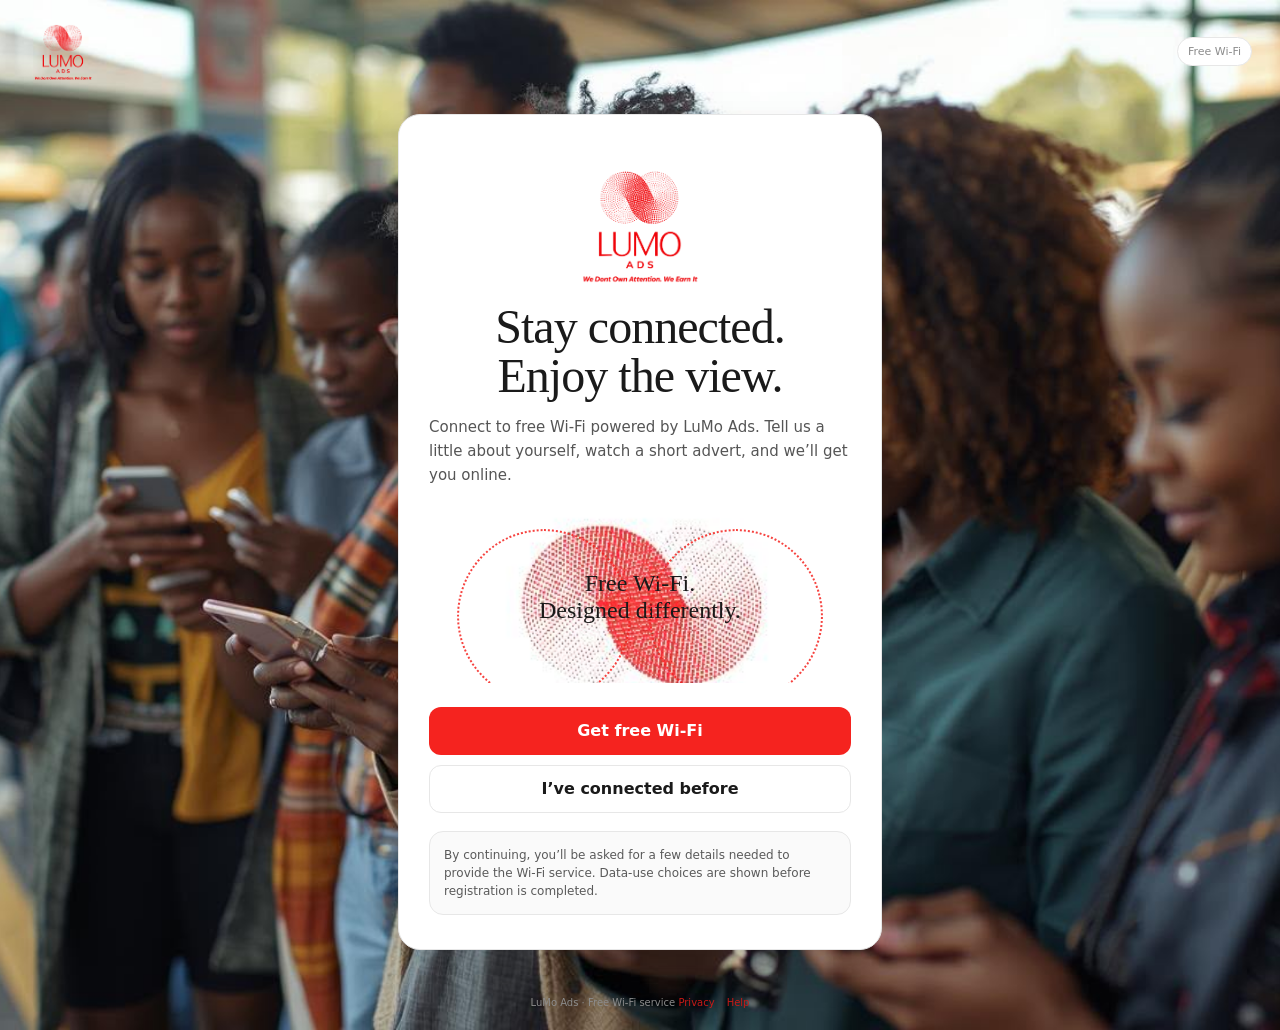
<file: index.html>
<!doctype html>
<html lang="en">
    <head>
    <meta charset="utf-8">
    <meta name="viewport" content="width=device-width, initial-scale=1">
    <title>LuMo Wi-Fi</title>
    <link rel="stylesheet" href="styles.css">
</head>
    <body>
        <div class="shell">
            <header class="portal-header">
                <a class="brand" href="index.html" aria-label="LuMo Ads home">
                    <img class="brand-logo" src="Images/T-Logo.png" alt="LuMo Ads — Making advertising fashionable">
                </a>
                <div class="network-chip">Free Wi-Fi</div>
            </header>
            <main class="main">
                <section class="card">
                    <div class="kick-lead">
                        <img class="page-kicker" src="Images/T-Logo.png" alt="LuMo Ads — Making advertising fashionable">
                        <h1>Stay connected.<br>Enjoy the view.</h1>
                    </div>
                    <p class="lead">Connect to free Wi-Fi powered by LuMo Ads. Tell us a little about yourself, watch a short advert, and we’ll get you online.</p>
                    <div class="hero-visual">
                        <div class="hero-copy">Free Wi-Fi.<br>Designed differently.</div>
                    </div>
                    <div class="actions">
                        <button class="btn btn-primary" onclick="go('02-register.html')">Get free Wi-Fi</button>
                        <button class="btn btn-secondary" onclick="go('07-returning.html')">I’ve connected before</button>
                    </div>
                    <div class="notice">By continuing, you’ll be asked for a few details needed to provide the Wi-Fi service. Data-use choices are shown before registration is completed.</div>
                </section>
            </main>
            <footer class="footer"> 
                LuMo Ads · Free Wi-Fi service
                <div class="footer-links">
                    <a href="#">Privacy</a>
                    <a href="#">Help</a>
                </div>
            </footer>
            <script src="app.js"> </script>
        </div>
    </body>
</html>
</file>
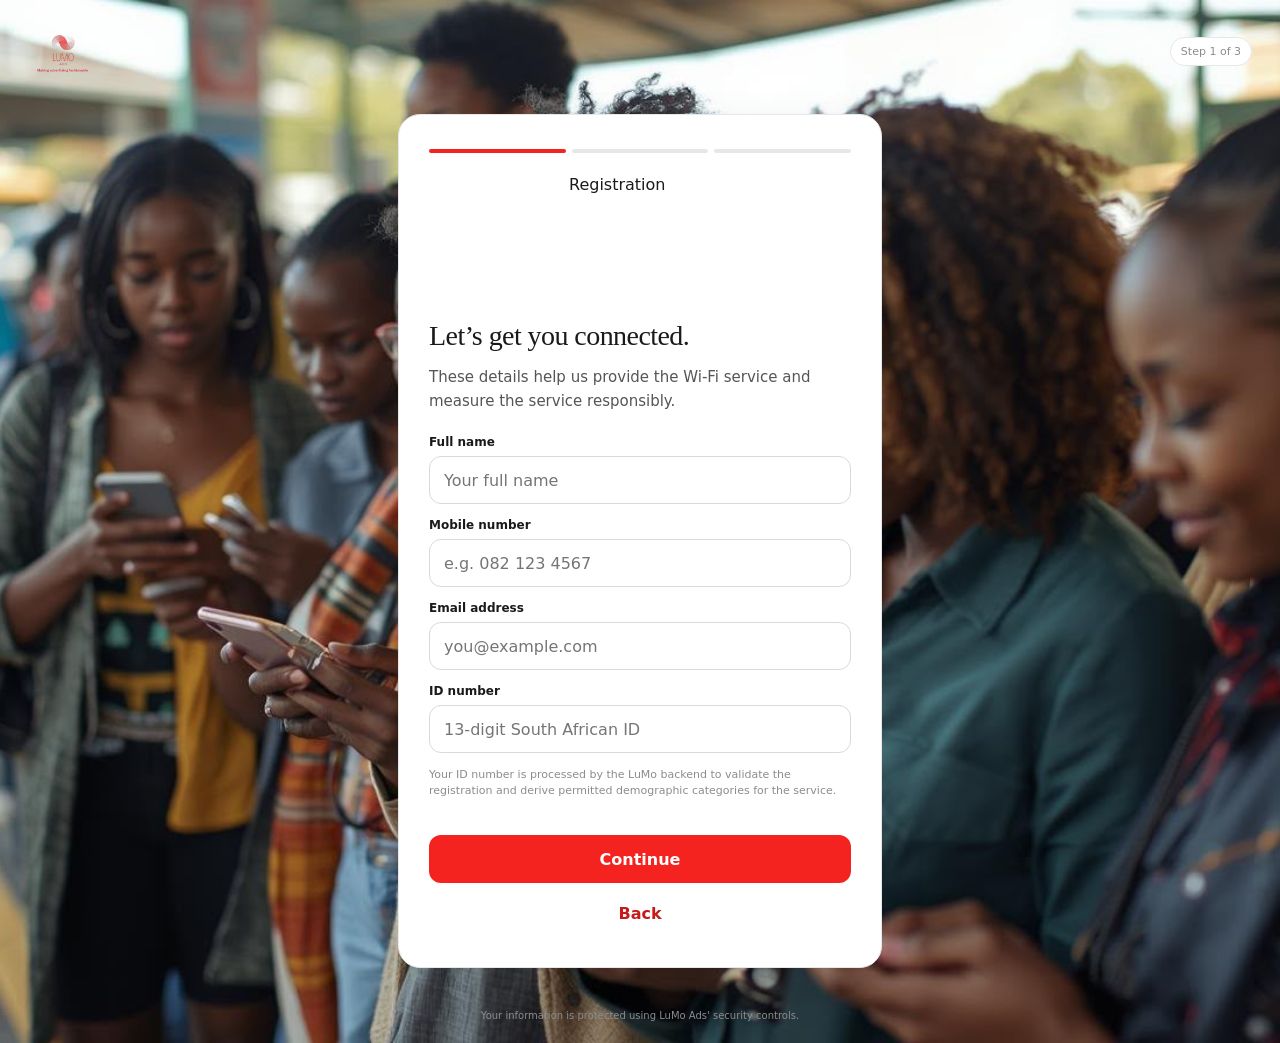
<file: 02-register.html>
<!doctype html>
<html lang="en">
    <head>
        <meta charset="utf-8">
        <meta name="viewport" content="width=device-width, initial-scale=1">
        <title>Register · LuMo Wi-Fi</title>
        <link rel="stylesheet" href="styles.css">
    </head>
<body>
    <div class="shell">
<header class="portal-header">
    <a class="brand" href="index.html" aria-label="LuMo Ads home">
        <img class="brand-logo" src="assets/LumoAds Logo.png" alt="LuMo Ads — Making advertising fashionable"></a>
        <div class="network-chip">Step 1 of 3</div>
    </header>
<main class="main">
    <section class="card">
<div class="progress"><span class="active"></span>
    <span></span>
    <span></span>
</div>
<div class="page-kicker">Registration</div>
<h2>Let’s get you connected.</h2>
<p class="lead">These details help us provide the Wi-Fi service and measure the service responsibly.</p>
<form class="form-grid" data-register-form>
<div class="field"><label for="name">Full name</label>
    <input id="name" name="name" autocomplete="name" required placeholder="Your full name"></div>
<div class="field"><label for="phone">Mobile number</label>
    <input id="phone" name="phone" inputmode="tel" autocomplete="tel" required placeholder="e.g. 082 123 4567"></div>
<div class="field"><label for="email">Email address</label>
    <input id="email" name="email" type="email" autocomplete="email" required placeholder="you@example.com"></div>
<div class="field"><label for="id">ID number</label>
    <input id="id" name="id" inputmode="numeric" autocomplete="off" required placeholder="13-digit South African ID"></div>
<div class="helper">Your ID number is processed by the LuMo backend to validate the registration and derive permitted demographic categories for the service.</div>
<div class="actions"><button class="btn btn-primary" type="submit">Continue</button>
    <button class="btn btn-text" type="button" onclick="go('index.html')">Back</button></div>
</form>
</section>
</main>
<footer class="footer">Your information is protected using LuMo Ads' security controls.</footer>
<script src="app.js"></script>
</div>
</body>
</html>
</file>
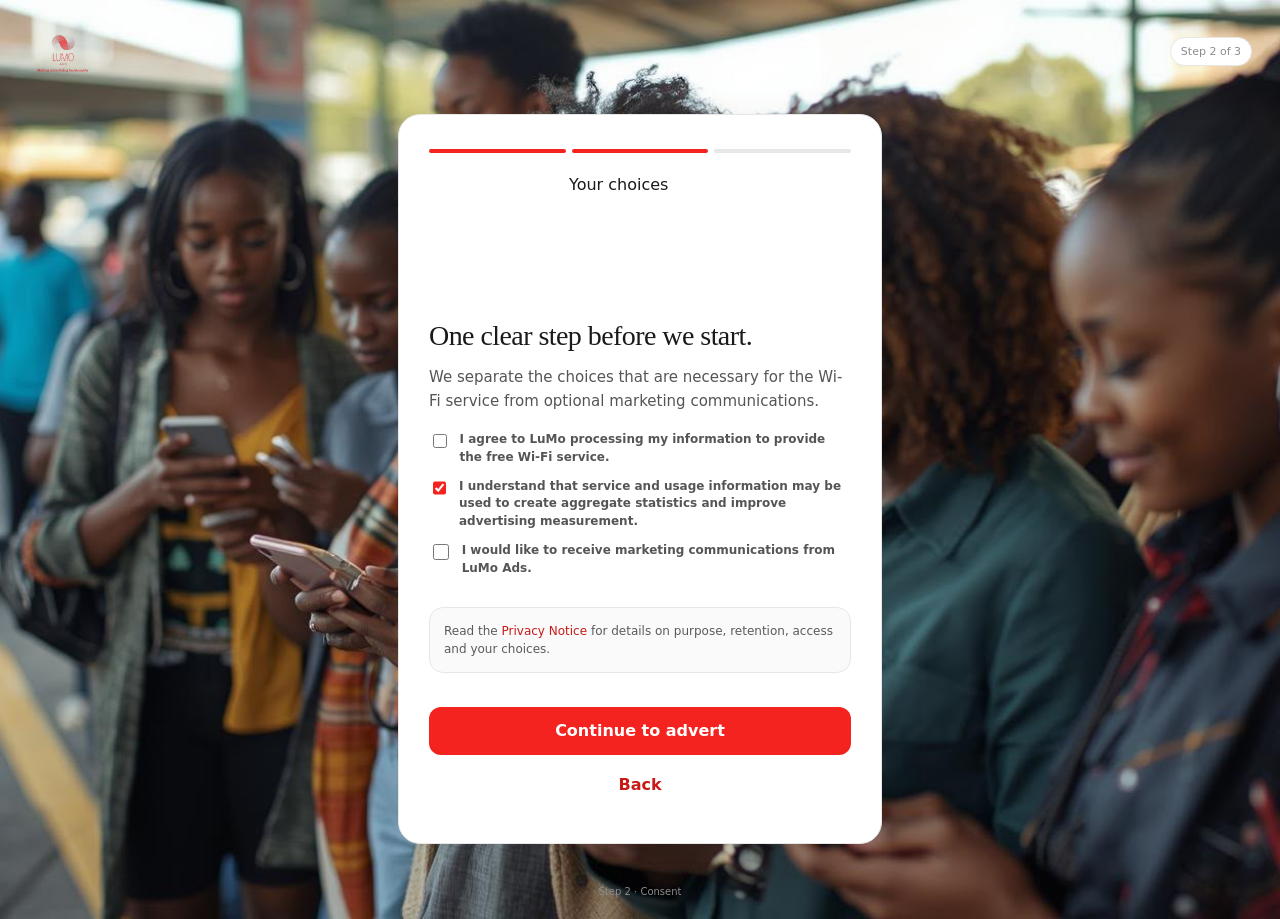
<file: 03-consent.html>
<!doctype html>
<html lang="en"><head>
    <meta charset="utf-8"><meta name="viewport" content="width=device-width, initial-scale=1">
    <title>Privacy & consent · LuMo Wi-Fi</title><link rel="stylesheet" href="styles.css"></head>
<body><div class="shell">
<header class="portal-header"><a class="brand" href="index.html" aria-label="LuMo Ads home"><img class="brand-logo" src="assets/LumoAds Logo.png" alt="LuMo Ads — Making advertising fashionable"></a><div class="network-chip">Step 2 of 3</div></header>
<main class="main"><section class="card">
<div class="progress"><span class="active"></span><span class="active"></span><span></span></div>
<div class="page-kicker">Your choices</div><h2>One clear step before we start.</h2><p class="lead">We separate the choices that are necessary for the Wi-Fi service from optional marketing communications.</p>
<form class="consent" data-consent-form>
<label class="check-row"><input type="checkbox" required><span>I agree to LuMo processing my information to provide the free Wi-Fi service.</span></label>
<label class="check-row"><input type="checkbox" checked required><span>I understand that service and usage information may be used to create aggregate statistics and improve advertising measurement.</span></label>
<label class="check-row"><input type="checkbox"><span>I would like to receive marketing communications from LuMo Ads.</span></label>
<div class="notice">Read the <a href="#">Privacy Notice</a> for details on purpose, retention, access and your choices.</div>
<div class="actions"><button class="btn btn-primary" type="submit">Continue to advert</button><button class="btn btn-text" type="button" onclick="go('02-register.html')">Back</button></div>
</form>
</section></main>
<footer class="footer">Step 2 · Consent</footer>
<script src="app.js"></script></div></body></html>
</file>
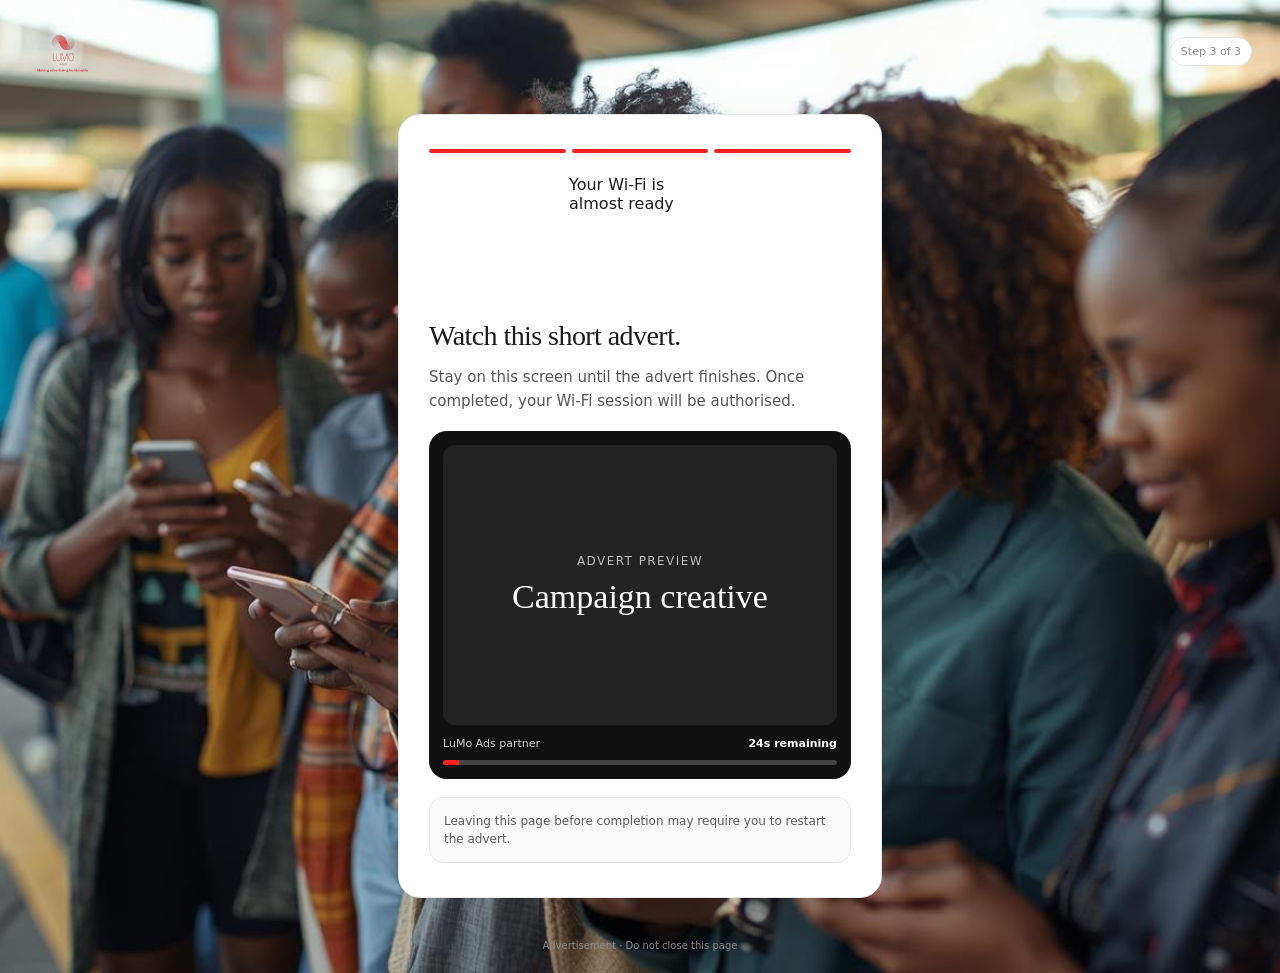
<file: 04-ad.html>
<!doctype html>
<html lang="en"><head>
    <meta charset="utf-8">
    <meta name="viewport" content="width=device-width, initial-scale=1">
    <title>Watch advert · LuMo Wi-Fi</title>
    <link rel="stylesheet" href="styles.css">
</head>
<body>
<div class="shell">
<header class="portal-header">
    <a class="brand" href="index.html" aria-label="LuMo Ads home">
        <img class="brand-logo" src="assets/LumoAds Logo.png" alt="LuMo Ads — Making advertising fashionable">
    </a>
    <div class="network-chip">Step 3 of 3</div>
</header>
<main class="main">
    <section class="card">
        <div class="progress">
            <span class="active"></span>
            <span class="active"></span>
            <span class="active"></span>
        </div>
        <div class="page-kicker">Your Wi-Fi is almost ready</div>
        <h2>Watch this short advert.</h2>
        <p class="lead">Stay on this screen until the advert finishes. Once completed, your Wi-Fi session will be authorised.</p>
<div class="ad-shell">
<div class="ad-media"><div>
    <div style="font-size:12px;letter-spacing:.12em;text-transform:uppercase;color:#bbb">Advert preview</div><div style="font:400 34px Georgia,serif;margin-top:10px">Campaign creative</div></div></div>
<div class="ad-meta"><span>LuMo Ads partner</span>
    <span class="ad-timer" data-countdown>25s remaining</span></div>
<div class="ad-progress"><span data-ad-progress></span></div>
</div>
<div class="notice">Leaving this page before completion may require you to restart the advert.</div>
</section></main>
<footer class="footer">Advertisement · Do not close this page</footer>
<script src="app.js"></script></div></body></html>
</file>
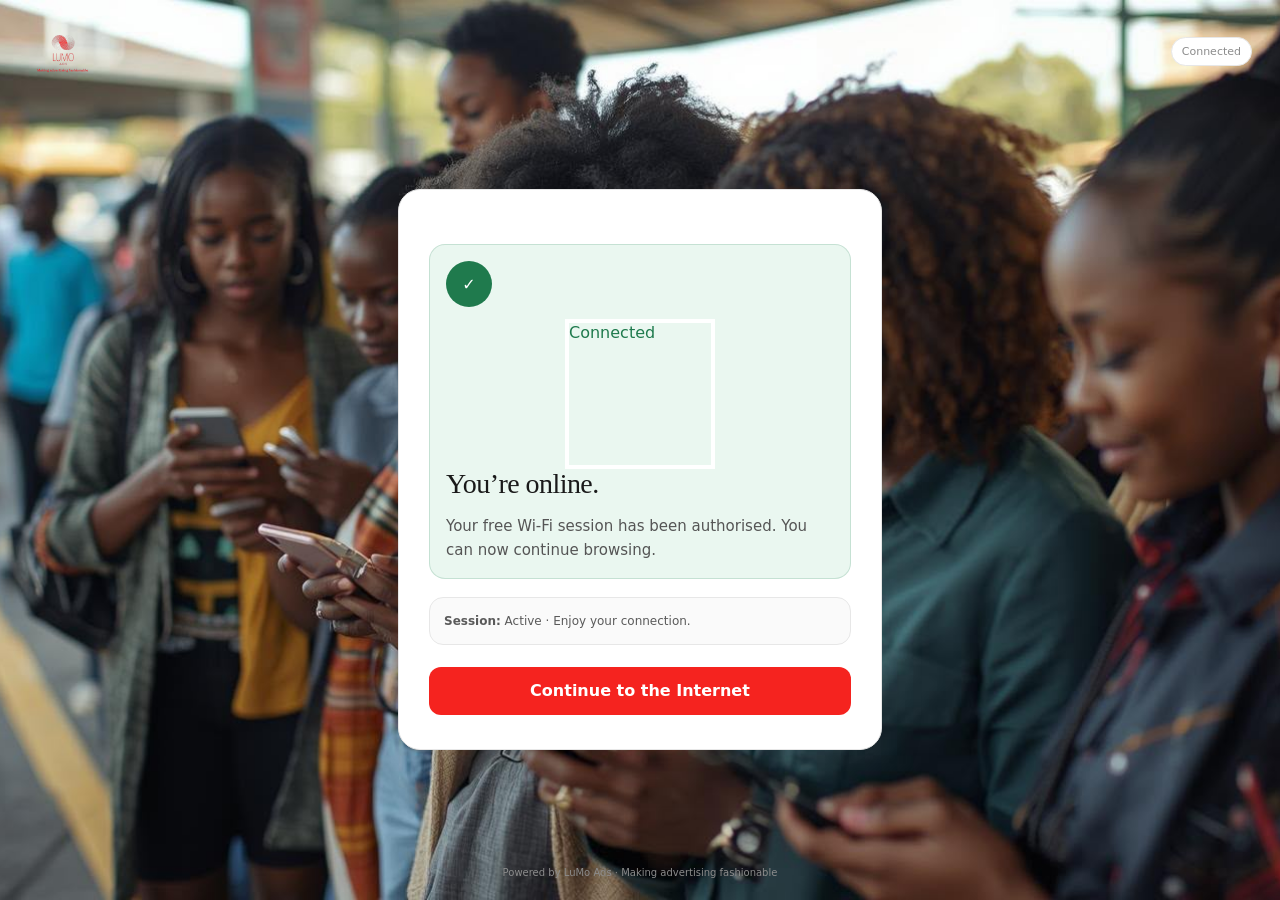
<file: 05-connected.html>
<!doctype html>
<html lang="en">
    <head>
        <meta charset="utf-8">
        <meta name="viewport" content="width=device-width, initial-scale=1">
        <title>Connected · LuMo Wi-Fi</title>
        <link rel="stylesheet" href="styles.css">
    </head>
<body><div class="shell">
<header class="portal-header">
    <a class="brand" href="index.html" aria-label="LuMo Ads home">
        <img class="brand-logo" src="assets/LumoAds Logo.png" alt="LuMo Ads — Making advertising fashionable"></a><div class="network-chip">Connected</div></header>
<main class="main">
    <section class="card">
<div class="success-box">
    <div class="success-icon">✓</div>
    <div class="page-kicker" style="color:var(--status-success)">Connected</div>
    <h2>You’re online.</h2>
    <p class="lead">Your free Wi-Fi session has been authorised. You can now continue browsing.</p>
</div>
<div class="notice"><strong>Session:</strong> Active · Enjoy your connection.</div>
<div class="actions">
    <button class="btn btn-primary" onclick="window.location.href='https://example.com'">Continue to the Internet</button>
</div>
</section></main>
<footer class="footer">Powered by LuMo Ads · Making advertising fashionable</footer>
</div></body></html>
</file>
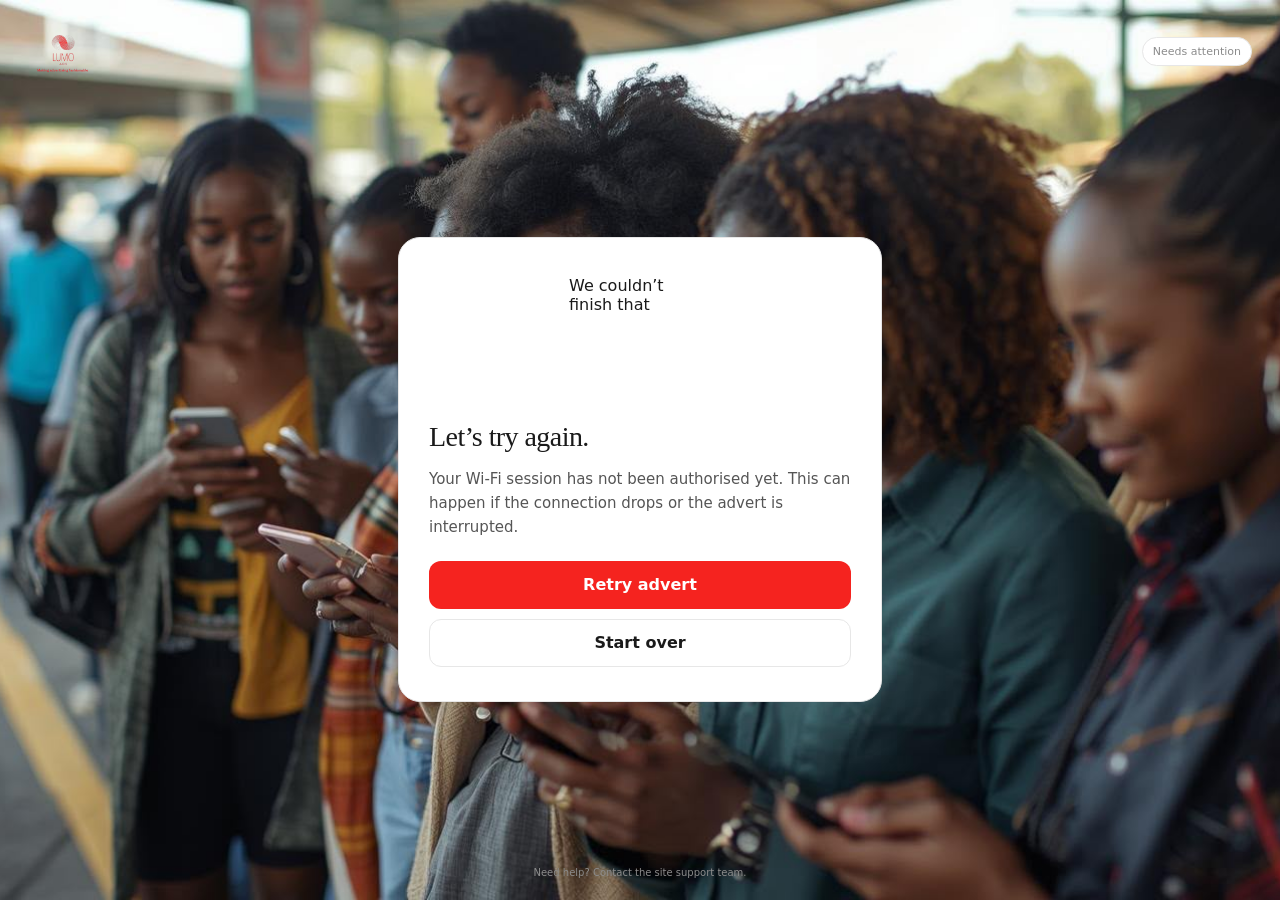
<file: 06-retry.html>
<!doctype html>
<html lang="en"><head>
    <meta charset="utf-8">
    <meta name="viewport" content="width=device-width, initial-scale=1">
    <title>Try again · LuMo Wi-Fi</title>
    <link rel="stylesheet" href="styles.css">
</head>
<body>
<div class="shell">
<header class="portal-header">
    <a class="brand" href="index.html" aria-label="LuMo Ads home">
        <img class="brand-logo" src="assets/LumoAds Logo.png" alt="LuMo Ads — Making advertising fashionable">
    </a>
    <div class="network-chip">Needs attention</div>
</header>
<main class="main">
    <section class="card">
        <div class="page-kicker">We couldn’t finish that</div>
        <h2>Let’s try again.</h2>
        <p class="lead">Your Wi-Fi session has not been authorised yet. This can happen if the connection drops or the advert is interrupted.</p>
        <div class="actions">
            <button class="btn btn-primary" onclick="go('04-ad.html')">Retry advert</button>
            <button class="btn btn-secondary" onclick="go('index.html')">Start over</button>
        </div>
</section>
</main>
<footer class="footer">Need help? Contact the site support team.</footer>
<script src="app.js"></script>
</div>
</body>
</html>
</file>
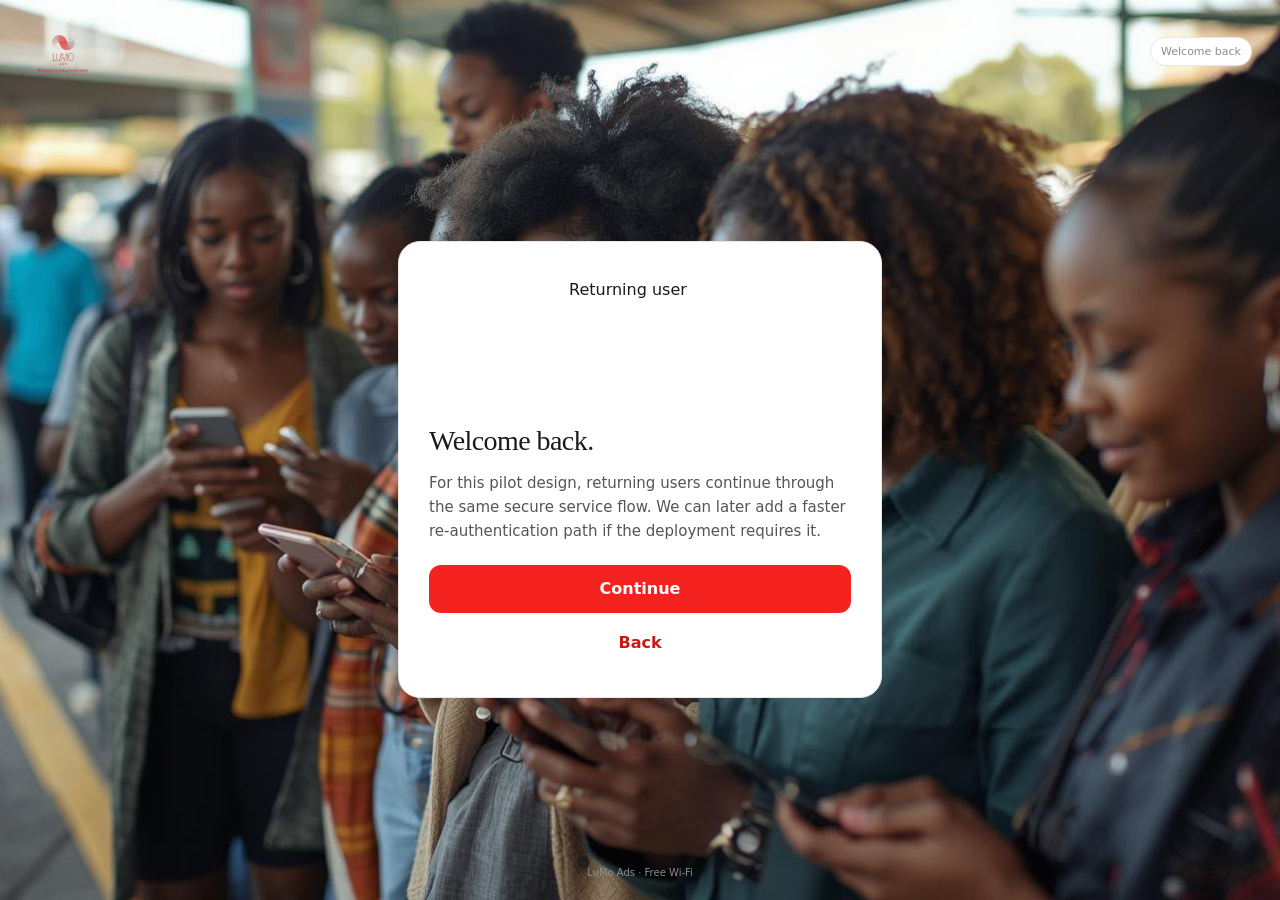
<file: 07-returning.html>
<!doctype html>
<html lang="en"><head>
    <meta charset="utf-8">
    <meta name="viewport" content="width=device-width, initial-scale=1">
    <title>Welcome back · LuMo Wi-Fi</title>
    <link rel="stylesheet" href="styles.css">
</head>
<body>
<div class="shell">
<header class="portal-header">
    <a class="brand" href="index.html" aria-label="LuMo Ads home">
        <img class="brand-logo" src="assets/LumoAds Logo.png" alt="LuMo Ads — Making advertising fashionable">
    </a>
    <div class="network-chip">Welcome back</div>
</header>
<main class="main">
    <section class="card">
        <div class="page-kicker">Returning user</div>
        <h2>Welcome back.</h2>
        <p class="lead">For this pilot design, returning users continue through the same secure service flow. We can later add a faster re-authentication path if the deployment requires it.</p>
        <div class="actions">
            <button class="btn btn-primary" onclick="go('03-consent.html')">Continue</button>
            <button class="btn btn-text" onclick="go('index.html')">Back</button>
        </div>
</section></main>
<footer class="footer">LuMo Ads · Free Wi-Fi</footer>
<script src="app.js"></script></div></body></html>
</file>
<file: styles.css>
:root {
  --lumo-red: #F5231F;
  --lumo-red-dark: #C71A17;
  --lumo-red-tint: #FDEBEA;
  --lumo-white: #FFFFFF;
  --lumo-gray: #8C8C8C;
  --lumo-charcoal: #1A1A1A;

  --status-success: #1F7A4D;
  --status-success-bg: #EAF7F0;
  --border: #E7E7E7;
  --surface: #FAFAFA;
  --shadow: 0 18px 50px rgba(26, 26, 26, 0.08);
}

* { box-sizing: border-box; }

html, body {
  margin: 0;
  min-height: 100%;
  font-family: Inter, ui-sans-serif, system-ui, -apple-system, BlinkMacSystemFont, "Segoe UI", sans-serif;
  color: var(--lumo-charcoal);
  background:
        url("Images/Taxi-Rank.jpg") center/cover no-repeat;
}

body { min-height: 100vh; }
button, input, select { font: inherit; }
button { cursor: pointer; }
a { color: var(--lumo-red-dark); text-decoration: none; }

.shell {
  min-height: 100vh;
  display: flex;
  flex-direction: column;
}

.portal-header {
  padding: 16px 18px 0;
  display: flex;
  justify-content: space-between;
  align-items: center;
  gap: 14px;
}

.brand {
  display: inline-flex;
  align-items: center;
  min-width: 0;
}

.brand-logo {
  display: block;
  width: 156px;
  height: auto;
  max-height: 70px;
  object-fit: contain;
  object-position: left center;
}

/* The source logo has its own visual composition; no extra text is added around it. */
.network-chip {
  flex: 0 0 auto;
  border: 1px solid var(--border);
  border-radius: 999px;
  padding: 7px 10px;
  font-size: 11px;
  color: var(--lumo-gray);
  background: var(--lumo-white);
}

.main {
  width: min(100%, 540px);
  margin: 0 auto;
  padding: 18px;
  flex: 1;
  display: flex;
  align-items: center;
}

.card {
  width: 100%;
  border: 1px solid var(--border);
  border-radius: 22px;
  background: var(--lumo-white);
  padding: 26px 22px;
  box-shadow: var(--shadow);
}

.kick-lead {
    text-align: center;
}

.page-kicker {
  margin-left: auto;
    margin-right: auto;
    width: 150px;
    height: 150px;

    object-fit: cover;
    border: 4px solid white;
    transition: transform 0.3s ease;
  
}

h1, h2 {
  font-family: Georgia, "Times New Roman", serif;
  font-weight: 400;
  letter-spacing: -0.02em;
  margin: 0;
}

h1 {
  font-size: clamp(33px, 9vw, 48px);
  line-height: 1.02;
}

h2 {
  font-size: 28px;
  line-height: 1.08;
}

.lead {
  color: #555;
  line-height: 1.6;
  font-size: 15px;
  margin: 14px 0 0;
}

.hero-visual {
  margin: 24px 0;
  min-height: 172px;
  border-radius: 18px;
      background:
        url("Images/Brand-LuMo.jpg") center/cover no-repeat;
        background-size: 175%;
        background-position: 50% 57%;
  position: relative;
  overflow: hidden;
}

.hero-visual::before,
.hero-visual::after {
  content: "";
  position: absolute;
  border-radius: 50%;
  border: 2px dotted var(--lumo-red);
  opacity: 0.85;
}

.hero-visual::before {
  width: 170px;
  height: 170px;
  left: 28px;
  top: 18px;
}

.hero-visual::after {
  width: 170px;
  height: 170px;
  right: 28px;
  top: 18px;
}

.hero-copy {
  position: absolute;
  inset: 0;
  display: flex;
  align-items: center;
  justify-content: center;
  padding: 30px;
  text-align: center;
  font-family: Georgia, "Times New Roman", serif;
  font-size: 24px;
}

.form-grid {
  display: grid;
  gap: 14px;
  margin-top: 22px;
}

.field {
  display: grid;
  gap: 7px;
}

label {
  font-size: 12px;
  font-weight: 700;
}

input {
  width: 100%;
  min-height: 48px;
  padding: 0 14px;
  border: 1px solid #D9D9D9;
  border-radius: 12px;
  background: var(--lumo-white);
  color: var(--lumo-charcoal);
  outline: none;
}

input:focus {
  border-color: var(--lumo-red);
  box-shadow: 0 0 0 3px var(--lumo-red-tint);
}

.helper {
  font-size: 11px;
  color: var(--lumo-gray);
  line-height: 1.45;
}

.consent {
  display: grid;
  gap: 12px;
  margin: 18px 0 4px;
}

.check-row {
  display: flex;
  gap: 10px;
  align-items: flex-start;
  font-size: 12px;
  line-height: 1.45;
  color: #555;
}

.check-row input {
  min-height: 18px;
  width: 18px;
  margin-top: 1px;
  accent-color: var(--lumo-red);
}

.actions {
  display: grid;
  gap: 10px;
  margin-top: 22px;
}

.btn {
  min-height: 48px;
  border-radius: 12px;
  border: 1px solid transparent;
  padding: 0 16px;
  font-weight: 800;
}

.btn-primary {
  background: var(--lumo-red);
  color: var(--lumo-white);
}

.btn-primary:hover { background: var(--lumo-red-dark); }

.btn-secondary {
  background: var(--lumo-white);
  border-color: var(--border);
  color: var(--lumo-charcoal);
}

.btn-text {
  background: transparent;
  color: var(--lumo-red-dark);
  border: 0;
  min-height: 40px;
}

.progress {
  display: flex;
  gap: 6px;
  margin: 0 0 18px;
}

.progress span {
  flex: 1;
  height: 4px;
  background: var(--border);
  border-radius: 999px;
}

.progress .active { background: var(--lumo-red); }

.ad-shell {
  padding: 14px;
  border-radius: 18px;
  background: #111;
  color: #fff;
  margin-top: 18px;
}

.ad-media {
  min-height: 280px;
  border-radius: 12px;
  display: flex;
  align-items: center;
  justify-content: center;
  background: #232323;
  text-align: center;
}

.ad-meta {
  display: flex;
  justify-content: space-between;
  gap: 10px;
  margin-top: 12px;
  font-size: 11px;
  color: #cfcfcf;
}

.ad-timer {
  color: #fff;
  font-weight: 800;
}

.ad-progress {
  height: 5px;
  background: #444;
  border-radius: 999px;
  overflow: hidden;
  margin-top: 10px;
}

.ad-progress > span {
  display: block;
  height: 100%;
  width: 42%;
  background: var(--lumo-red);
}

.success-box {
  border: 1px solid rgba(31,122,77,.18);
  background: var(--status-success-bg);
  border-radius: 16px;
  padding: 16px;
  margin-top: 20px;
}

.success-icon {
  width: 46px;
  height: 46px;
  border-radius: 50%;
  background: var(--status-success);
  color: #fff;
  display: grid;
  place-items: center;
  font-weight: 900;
  margin-bottom: 12px;
}

.notice {
  margin-top: 18px;
  padding: 14px;
  border-radius: 14px;
  background: var(--surface);
  border: 1px solid var(--border);
  font-size: 12px;
  line-height: 1.5;
  color: #5A5A5A;
}

.footer {
  padding: 14px 18px 22px;
  text-align: center;
  color: var(--lumo-gray);
  font-size: 10px;
}

.footer-links {
  display: inline-flex;
  gap: 12px;
  margin-top: 5px;
}

@media (max-width: 360px) {
  .brand-logo {
    width: 132px;
  }
  .network-chip {
    font-size: 10px;
  }
}

@media (min-width: 700px) {
  .portal-header { padding-inline: 28px; }
  .main { padding: 28px; }
  .card { padding: 34px 30px; }
  .brand-logo { width: 176px; }
}
</file>
